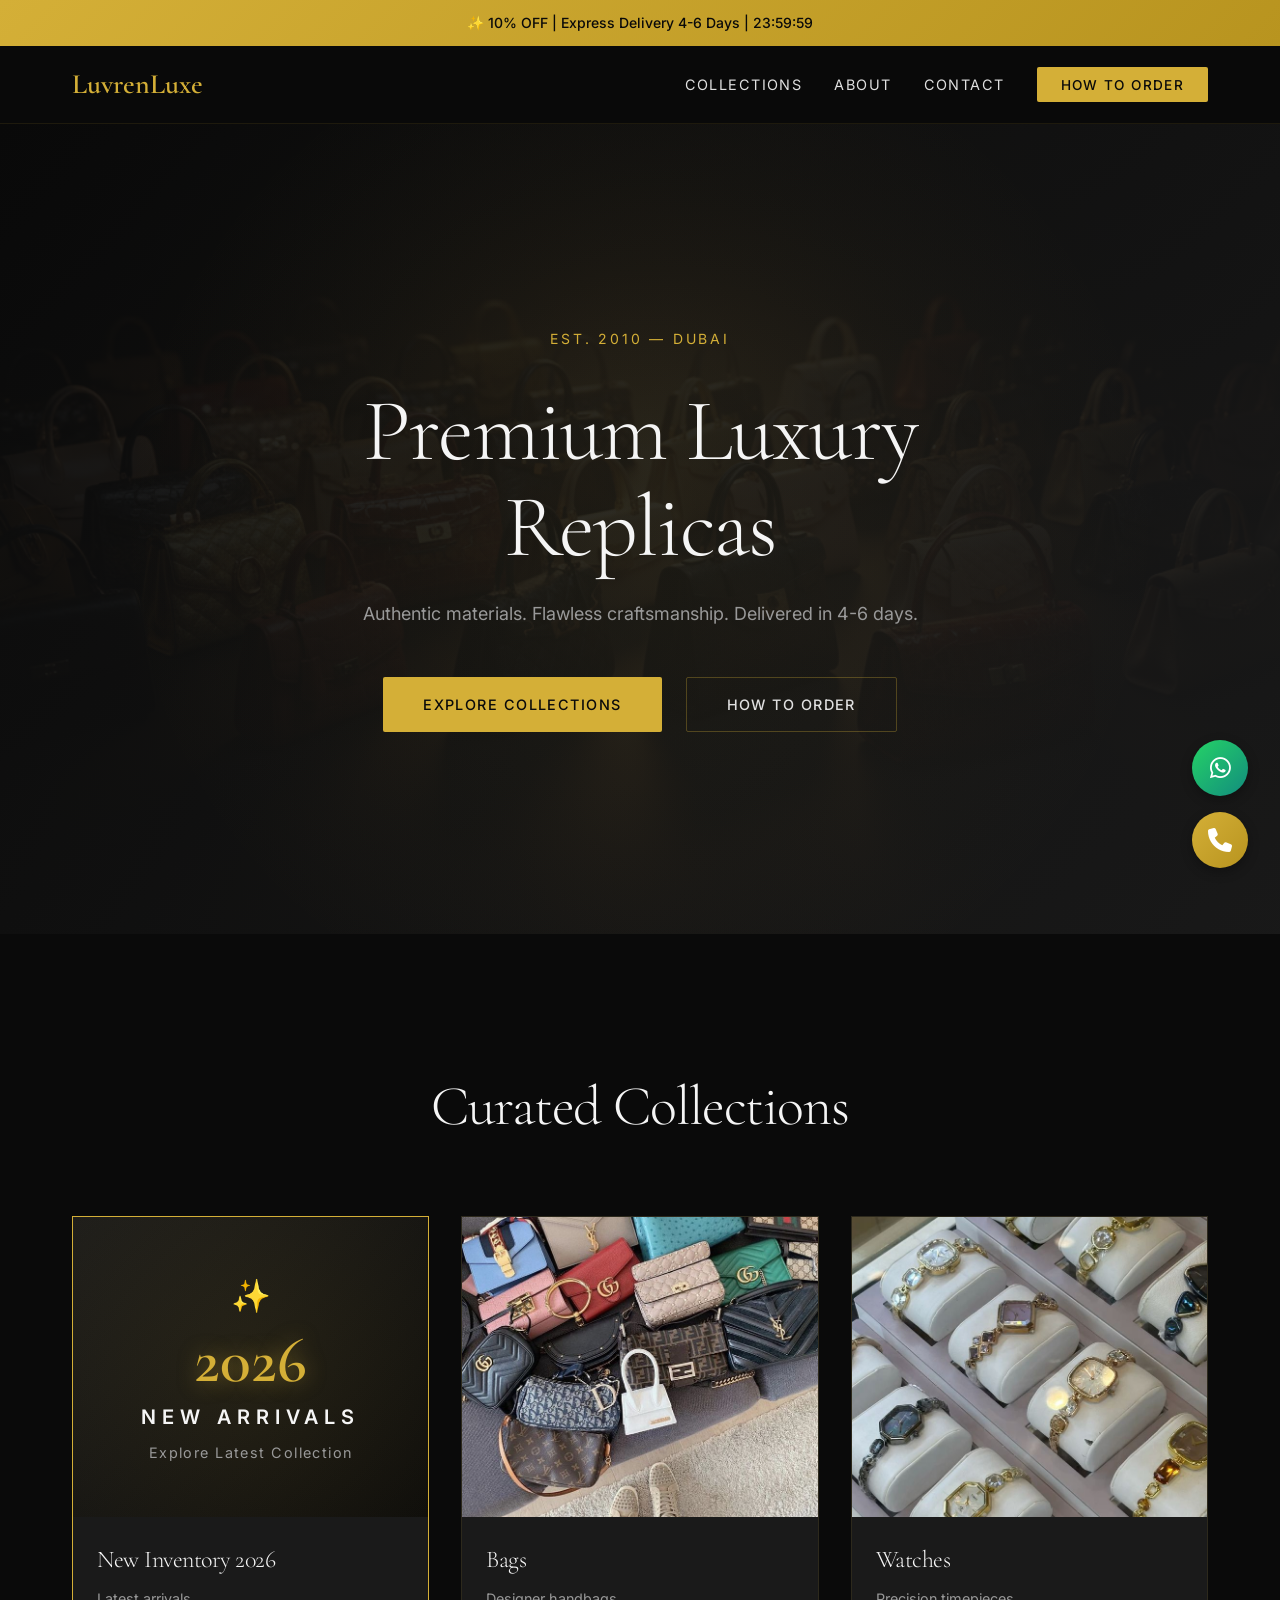
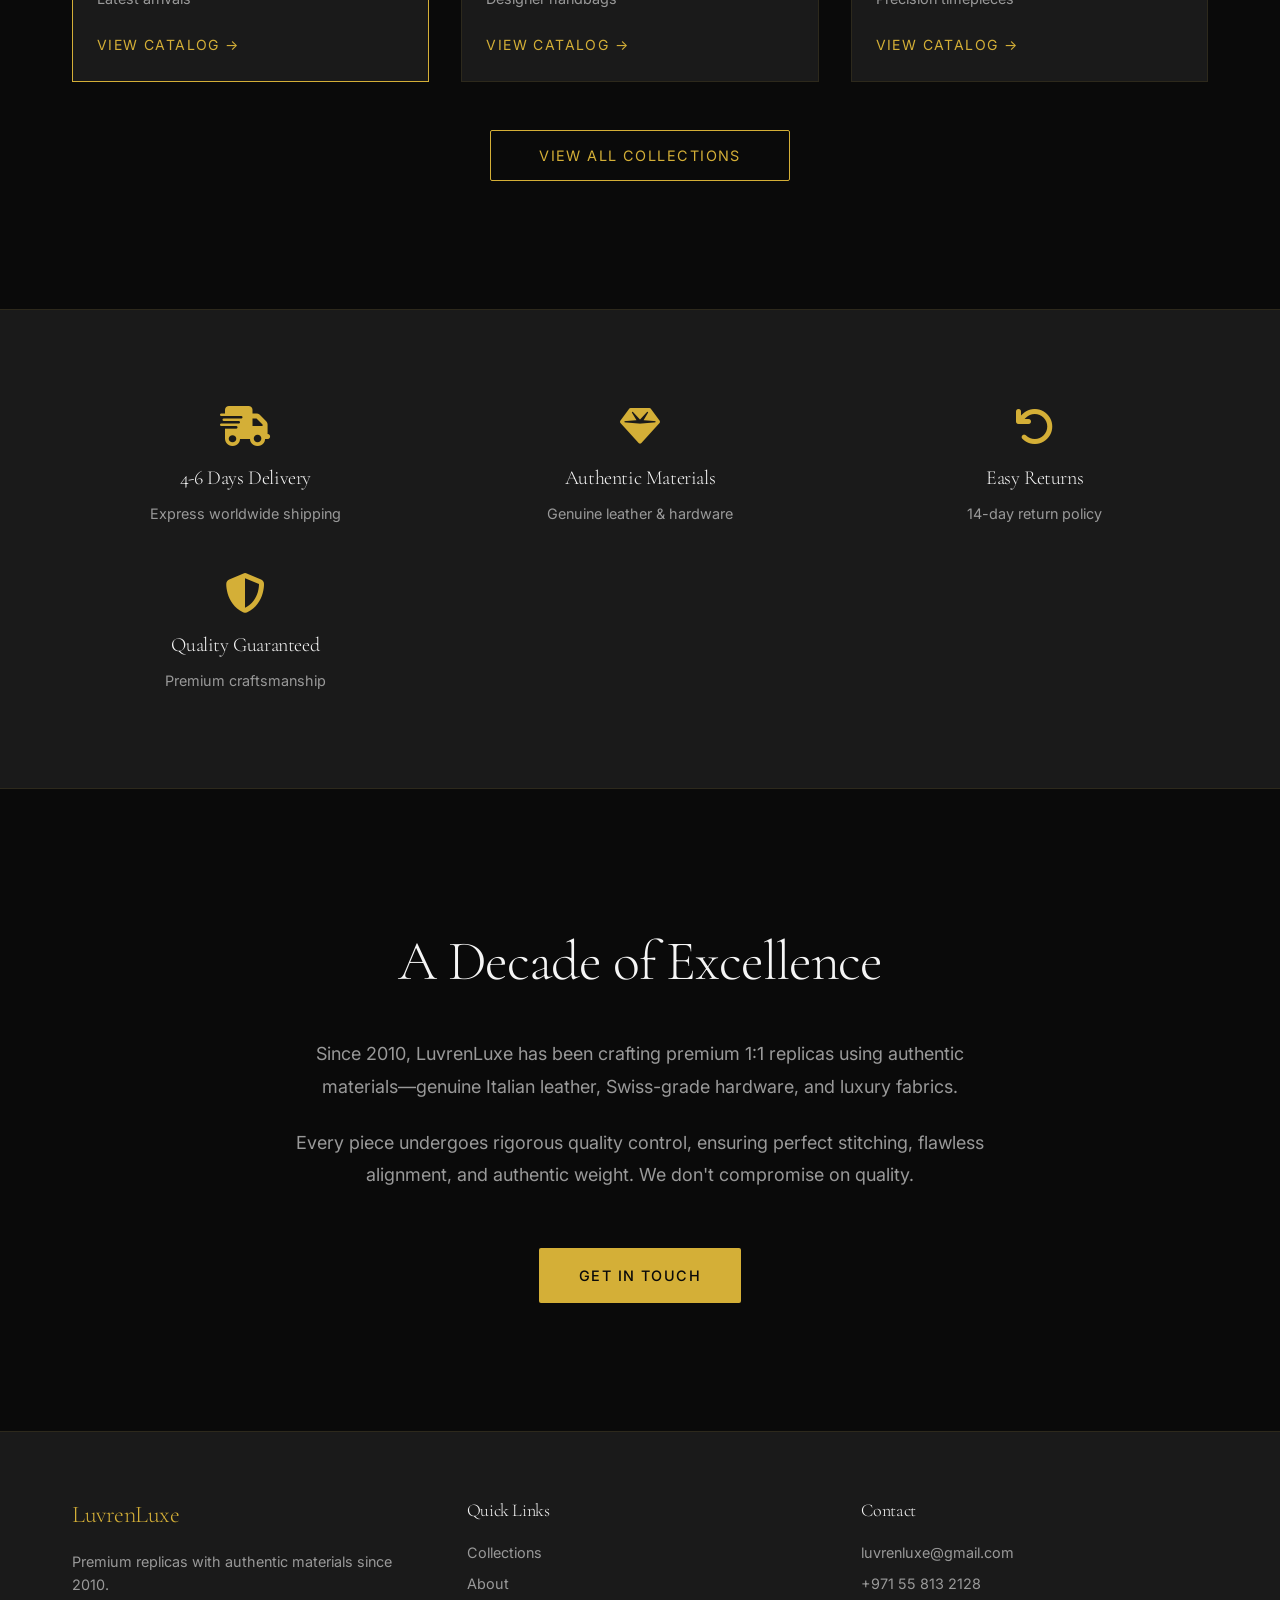
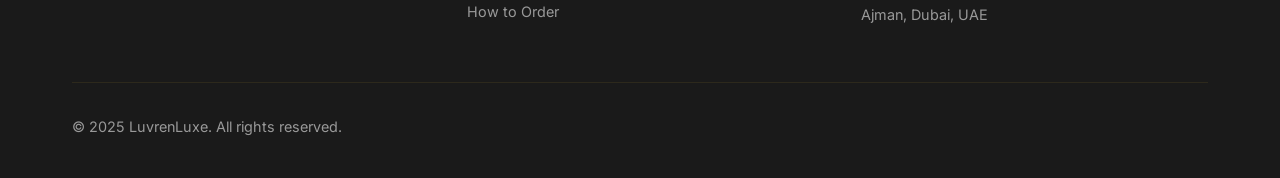
<file: index.html>
<!DOCTYPE html>
<html lang="en">
<head>
    <meta charset="UTF-8">
    <meta name="viewport" content="width=device-width, initial-scale=1.0">
    <title>LuvrenLuxe | Premium Luxury Replicas</title>
    <link rel="preconnect" href="https://fonts.googleapis.com">
    <link rel="preconnect" href="https://fonts.gstatic.com" crossorigin>
    <link href="https://fonts.googleapis.com/css2?family=Cormorant+Garamond:wght@300;400;600&family=Inter:wght@300;400;500&display=swap" rel="stylesheet">
    <link rel="stylesheet" href="https://cdnjs.cloudflare.com/ajax/libs/font-awesome/6.4.0/css/all.min.css">
    <link rel="stylesheet" href="styles.css">
</head>
<body>
    <!-- Promo Bar -->
    <div class="promo-bar">
        <span>✨ 10% OFF | Express Delivery 4-6 Days | <span id="timer">24:00:00</span></span>
    </div>

    <!-- Header -->
    <header class="header">
        <div class="container">
            <a href="#" class="logo">LuvrenLuxe</a>
            <nav class="nav" id="nav">
                <a href="#collections">Collections</a>
                <a href="#about">About</a>
                <a href="#contact">Contact</a>
                <button class="btn-order" id="orderBtn">How to Order</button>
            </nav>
            <button class="menu-toggle" id="menuToggle">
                <span></span>
                <span></span>
                <span></span>
            </button>
        </div>
    </header>

    <!-- Hero -->
    <section class="hero">
        <div class="hero-content">
            <span class="hero-tag">Est. 2010 — Dubai</span>
            <h1>Premium Luxury<br>Replicas</h1>
            <p>Authentic materials. Flawless craftsmanship. Delivered in 4-6 days.</p>
            <div class="hero-actions">
                <a href="#collections" class="btn-primary">Explore Collections</a>
                <button class="btn-secondary" id="orderBtnHero">How to Order</button>
            </div>
        </div>
    </section>

    <!-- Collections -->
    <section id="collections" class="collections">
        <div class="container">
            <h2>Curated Collections</h2>
            <div class="grid" id="collectionsGrid">
                <a href="https://drive.google.com/drive/folders/1AuOPufPMY9cMIFDOBtRlsKfg9UMCSXPA?usp=sharing" target="_blank" class="card card-featured">
                    <div class="card-img card-text-banner">
                        <div class="banner-content">
                            <div class="banner-sparkle">✨</div>
                            <div class="banner-year">2026</div>
                            <div class="banner-text">NEW ARRIVALS</div>
                            <div class="banner-subtext">Explore Latest Collection</div>
                        </div>
                    </div>
                    <h3>New Inventory 2026</h3>
                    <p>Latest arrivals</p>
                    <span class="card-link">View Catalog →</span>
                </a>
                <a href="https://drive.google.com/drive/folders/1NnWcdSc6J5e95rcOJ3v1-Ns2x_1XjILE?usp=sharing" target="_blank" class="card">
                    <div class="card-img">
                        <img data-src="bags.jpeg" alt="Bags" class="lazy">
                    </div>
                    <h3>Bags</h3>
                    <p>Designer handbags</p>
                    <span class="card-link">View Catalog →</span>
                </a>
                <a href="https://drive.google.com/drive/folders/1-kWeZ5DpUgdWx7yNB6KgLIinr4Fw7z8_?usp=sharing" target="_blank" class="card">
                    <div class="card-img">
                        <img data-src="watches.jpeg" alt="Watches" class="lazy">
                    </div>
                    <h3>Watches</h3>
                    <p>Precision timepieces</p>
                    <span class="card-link">View Catalog →</span>
                </a>
                <a href="https://drive.google.com/drive/folders/1oizMpR1k05PFlfWpS5Io7niStLqehXU4?usp=sharing" target="_blank" class="card hidden">
                    <div class="card-img">
                        <img data-src="belts.webp" alt="Belts" class="lazy">
                    </div>
                    <h3>Belts</h3>
                    <p>Luxury leather belts</p>
                    <span class="card-link">View Catalog →</span>
                </a>
                <a href="https://drive.google.com/drive/folders/1S_UdyNgoMrUpUKhF_nbdWUfsH-bIdrQ7?usp=sharing" target="_blank" class="card hidden">
                    <div class="card-img">
                        <img data-src="wallets.webp" alt="Wallets" class="lazy">
                    </div>
                    <h3>Wallets</h3>
                    <p>Fine leather goods</p>
                    <span class="card-link">View Catalog →</span>
                </a>
                <a href="https://drive.google.com/drive/folders/1zR_ojkhXILJJz9YpwDjwxZPIqg04126r?usp=sharing" target="_blank" class="card hidden">
                    <div class="card-img">
                        <img data-src="shoes.jpg" alt="Shoes" class="lazy">
                    </div>
                    <h3>Shoes</h3>
                    <p>Designer footwear</p>
                    <span class="card-link">View Catalog →</span>
                </a>
                <a href="https://drive.google.com/drive/folders/1YOtO-o7aXxQE8P96XA_gKjEQRBm3PABv?usp=sharing" target="_blank" class="card hidden">
                    <div class="card-img">
                        <img data-src="winter.jpeg" alt="Winter" class="lazy">
                    </div>
                    <h3>Winter Apparels</h3>
                    <p>Seasonal wear</p>
                    <span class="card-link">View Catalog →</span>
                </a>
                <a href="https://drive.google.com/drive/folders/1hyB-ZG_Ib0KkiilBCacWCA5kwctqpOA_?usp=sharing" target="_blank" class="card hidden">
                    <div class="card-img">
                        <img data-src="glasses (2).jpeg" alt="Sunglasses" class="lazy">
                    </div>
                    <h3>Sunglasses</h3>
                    <p>Designer eyewear</p>
                    <span class="card-link">View Catalog →</span>
                </a>
            </div>
            <button class="btn-more" id="viewMore">View All Collections</button>
        </div>
    </section>

    <!-- Features -->
    <section class="features">
        <div class="container">
            <div class="feature">
                <i class="fas fa-shipping-fast"></i>
                <h3>4-6 Days Delivery</h3>
                <p>Express worldwide shipping</p>
            </div>
            <div class="feature">
                <i class="fas fa-gem"></i>
                <h3>Authentic Materials</h3>
                <p>Genuine leather & hardware</p>
            </div>
            <div class="feature">
                <i class="fas fa-undo"></i>
                <h3>Easy Returns</h3>
                <p>14-day return policy</p>
            </div>
            <div class="feature">
                <i class="fas fa-shield-alt"></i>
                <h3>Quality Guaranteed</h3>
                <p>Premium craftsmanship</p>
            </div>
        </div>
    </section>

    <!-- About -->
    <section id="about" class="about">
        <div class="container">
            <div class="about-content">
                <h2>A Decade of Excellence</h2>
                <p>Since 2010, LuvrenLuxe has been crafting premium 1:1 replicas using authentic materials—genuine Italian leather, Swiss-grade hardware, and luxury fabrics.</p>
                <p>Every piece undergoes rigorous quality control, ensuring perfect stitching, flawless alignment, and authentic weight. We don't compromise on quality.</p>
                <a href="#contact" class="btn-primary">Get in Touch</a>
            </div>
        </div>
    </section>

    <!-- Footer -->
    <footer id="contact" class="footer">
        <div class="container">
            <div class="footer-grid">
                <div>
                    <h3>LuvrenLuxe</h3>
                    <p>Premium replicas with authentic materials since 2010.</p>
                </div>
                <div>
                    <h4>Quick Links</h4>
                    <a href="#collections">Collections</a>
                    <a href="#about">About</a>
                    <button id="orderBtnFooter">How to Order</button>
                </div>
                <div>
                    <h4>Contact</h4>
                    <a href="mailto:luvrenluxe@gmail.com">luvrenluxe@gmail.com</a>
                    <a href="tel:+971558132128">+971 55 813 2128</a>
                    <p>Ajman, Dubai, UAE</p>
                </div>
            </div>
            <div class="footer-bottom">
                <p>&copy; 2025 LuvrenLuxe. All rights reserved.</p>
            </div>
        </div>
    </footer>

    <!-- Contact Buttons -->
    <div class="contact-btns">
        <a href="https://wa.me/971558132128" target="_blank" class="contact-btn whatsapp">
            <i class="fab fa-whatsapp"></i>
        </a>
        <a href="tel:+971558132128" class="contact-btn phone">
            <i class="fas fa-phone"></i>
        </a>
    </div>

    <!-- Order Modal -->
    <div class="modal" id="orderModal">
        <div class="modal-content">
            <button class="modal-close" id="modalClose">&times;</button>
            <h2>How to Order</h2>
            <div class="steps">
                <div class="step">
                    <span>01</span>
                    <div>
                        <h4>Browse Catalogs</h4>
                        <p>Screenshot items you like</p>
                    </div>
                </div>
                <div class="step">
                    <span>02</span>
                    <div>
                        <h4>Contact Us</h4>
                        <p>Send via WhatsApp for pricing</p>
                    </div>
                </div>
                <div class="step">
                    <span>03</span>
                    <div>
                        <h4>Video Confirmation</h4>
                        <p>Approve your item before shipping</p>
                    </div>
                </div>
                <div class="step">
                    <span>04</span>
                    <div>
                        <h4>Fast Delivery</h4>
                        <p>Receive in 4-6 days</p>
                    </div>
                </div>
            </div>
            <div class="payment-methods">
                <span>PayPal</span>
                <span>Stripe</span>
                <span>Visa</span>
                <span>Mastercard</span>
            </div>
        </div>
    </div>

    <script src="script.js"></script>
</body>
</html>
</file>
<file: styles.css>
/* Reset & Base */
* {
    margin: 0;
    padding: 0;
    box-sizing: border-box;
}

:root {
    --gold: #d4af37;
    --dark: #0a0a0a;
    --gray: #1a1a1a;
    --light: #f5f5f5;
    --text: #e0e0e0;
    --text-muted: #999;
}

html {
    scroll-behavior: smooth;
}

body {
    font-family: 'Inter', sans-serif;
    background: var(--dark);
    color: var(--text);
    line-height: 1.6;
    overflow-x: hidden;
}

h1, h2, h3, h4 {
    font-family: 'Cormorant Garamond', serif;
    font-weight: 300;
    letter-spacing: -0.02em;
}

img {
    max-width: 100%;
    display: block;
}

a {
    text-decoration: none;
    color: inherit;
}

button {
    font-family: inherit;
    border: none;
    cursor: pointer;
}

.container {
    max-width: 1200px;
    margin: 0 auto;
    padding: 0 2rem;
}

/* Promo Bar */
.promo-bar {
    background: linear-gradient(135deg, var(--gold), #b8941f);
    color: var(--dark);
    text-align: center;
    padding: 0.75rem;
    font-size: 0.875rem;
    font-weight: 500;
}

/* Header */
.header {
    position: sticky;
    top: 0;
    background: rgba(10, 10, 10, 0.95);
    backdrop-filter: blur(10px);
    border-bottom: 1px solid rgba(212, 175, 55, 0.1);
    z-index: 100;
    transition: all 0.3s;
}

.header .container {
    display: flex;
    justify-content: space-between;
    align-items: center;
    padding: 1rem 2rem;
}

.logo {
    font-family: 'Cormorant Garamond', serif;
    font-size: 1.75rem;
    font-weight: 600;
    color: var(--gold);
}

.nav {
    display: flex;
    gap: 2rem;
    align-items: center;
}

.nav a {
    font-size: 0.9rem;
    text-transform: uppercase;
    letter-spacing: 0.1em;
    transition: color 0.3s;
}

.nav a:hover {
    color: var(--gold);
}

.btn-order {
    background: var(--gold);
    color: var(--dark);
    padding: 0.6rem 1.5rem;
    border-radius: 2px;
    font-size: 0.85rem;
    text-transform: uppercase;
    letter-spacing: 0.1em;
    font-weight: 500;
    transition: all 0.3s;
}

.btn-order:hover {
    transform: translateY(-2px);
    box-shadow: 0 4px 12px rgba(212, 175, 55, 0.3);
}

.menu-toggle {
    display: none;
    flex-direction: column;
    gap: 5px;
    background: none;
    padding: 0.5rem;
}

.menu-toggle span {
    width: 25px;
    height: 2px;
    background: var(--gold);
    transition: all 0.3s;
}

/* Hero */
.hero {
    min-height: 90vh;
    display: flex;
    align-items: center;
    justify-content: center;
    text-align: center;
    background: linear-gradient(135deg, rgba(10, 10, 10, 0.9), rgba(26, 26, 26, 0.95)), url('hero-background.png') center/cover;
    position: relative;
}

.hero::before {
    content: '';
    position: absolute;
    inset: 0;
    background: radial-gradient(circle at 50% 50%, rgba(212, 175, 55, 0.05), transparent 70%);
}

.hero-content {
    position: relative;
    z-index: 1;
    max-width: 800px;
    padding: 2rem;
}

.hero-tag {
    display: inline-block;
    color: var(--gold);
    font-size: 0.875rem;
    text-transform: uppercase;
    letter-spacing: 0.2em;
    margin-bottom: 2rem;
}

.hero h1 {
    font-size: clamp(3rem, 8vw, 5.5rem);
    line-height: 1.1;
    margin-bottom: 1.5rem;
    color: var(--light);
}

.hero p {
    font-size: 1.125rem;
    color: var(--text-muted);
    margin-bottom: 3rem;
    max-width: 600px;
    margin-left: auto;
    margin-right: auto;
}

.hero-actions {
    display: flex;
    gap: 1.5rem;
    justify-content: center;
    flex-wrap: wrap;
}

.btn-primary {
    background: var(--gold);
    color: var(--dark);
    padding: 1rem 2.5rem;
    border-radius: 2px;
    font-size: 0.9rem;
    text-transform: uppercase;
    letter-spacing: 0.1em;
    font-weight: 500;
    transition: all 0.3s;
    display: inline-block;
}

.btn-primary:hover {
    transform: translateY(-2px);
    box-shadow: 0 8px 20px rgba(212, 175, 55, 0.3);
}

.btn-secondary {
    background: transparent;
    color: var(--text);
    padding: 1rem 2.5rem;
    border: 1px solid rgba(212, 175, 55, 0.3);
    border-radius: 2px;
    font-size: 0.9rem;
    text-transform: uppercase;
    letter-spacing: 0.1em;
    font-weight: 500;
    transition: all 0.3s;
}

.btn-secondary:hover {
    border-color: var(--gold);
    color: var(--gold);
}

/* Collections */
.collections {
    padding: 8rem 0;
}

.collections h2 {
    font-size: clamp(2.5rem, 5vw, 3.5rem);
    text-align: center;
    margin-bottom: 4rem;
    color: var(--light);
}

.grid {
    display: grid;
    grid-template-columns: repeat(auto-fill, minmax(300px, 1fr));
    gap: 2rem;
    margin-bottom: 3rem;
}

.card {
    background: var(--gray);
    border: 1px solid rgba(212, 175, 55, 0.1);
    transition: all 0.4s;
    overflow: hidden;
    display: block;
    text-decoration: none;
    color: inherit;
}

.card:hover {
    transform: translateY(-8px);
    border-color: var(--gold);
    box-shadow: 0 12px 30px rgba(0, 0, 0, 0.5);
}

.card-img {
    height: 300px;
    overflow: hidden;
    background: #0f0f0f;
}

.card-text-banner {
    background: linear-gradient(135deg, #1a1a1a 0%, #0a0a0a 100%);
    display: flex;
    align-items: center;
    justify-content: center;
    position: relative;
    overflow: hidden;
}

.card-text-banner::before {
    content: '';
    position: absolute;
    top: -50%;
    left: -50%;
    width: 200%;
    height: 200%;
    background: radial-gradient(circle, rgba(212, 175, 55, 0.1) 0%, transparent 70%);
    animation: rotate 20s linear infinite;
}

@keyframes rotate {
    0% { transform: rotate(0deg); }
    100% { transform: rotate(360deg); }
}

.banner-content {
    text-align: center;
    position: relative;
    z-index: 1;
}

.banner-sparkle {
    font-size: 2rem;
    margin-bottom: 0.5rem;
    animation: pulse 2s ease-in-out infinite;
}

@keyframes pulse {
    0%, 100% { opacity: 1; transform: scale(1); }
    50% { opacity: 0.7; transform: scale(1.2); }
}

.banner-year {
    font-family: 'Cormorant Garamond', serif;
    font-size: 4rem;
    font-weight: 600;
    color: var(--gold);
    line-height: 1;
    margin-bottom: 0.5rem;
    text-shadow: 0 0 20px rgba(212, 175, 55, 0.5);
}

.banner-text {
    font-size: 1.25rem;
    font-weight: 600;
    letter-spacing: 0.3em;
    color: var(--light);
    margin-bottom: 0.5rem;
}

.banner-subtext {
    font-size: 0.9rem;
    color: var(--text-muted);
    letter-spacing: 0.1em;
}

.card-featured {
    border-color: var(--gold);
}

@media (max-width: 768px) {
    .card-img {
        height: 200px;
    }
    
    .banner-sparkle {
        font-size: 1.5rem;
        margin-bottom: 0.3rem;
    }
    
    .banner-year {
        font-size: 2.5rem;
        margin-bottom: 0.3rem;
    }
    
    .banner-text {
        font-size: 1rem;
        letter-spacing: 0.2em;
        margin-bottom: 0.3rem;
    }
    
    .banner-subtext {
        font-size: 0.75rem;
    }
}

.card-img img {
    width: 100%;
    height: 100%;
    object-fit: cover;
    transition: transform 0.6s;
}

.card:hover .card-img img {
    transform: scale(1.05);
}

.card h3 {
    font-size: 1.5rem;
    padding: 1.5rem 1.5rem 0.5rem;
    color: var(--light);
}

.card p {
    padding: 0 1.5rem;
    color: var(--text-muted);
    font-size: 0.9rem;
}

.card-link {
    display: inline-block;
    padding: 1.5rem;
    color: var(--gold);
    font-size: 0.875rem;
    text-transform: uppercase;
    letter-spacing: 0.1em;
    transition: all 0.3s;
}

.card:hover .card-link {
    padding-left: 2rem;
}

.card.hidden {
    display: none;
}

.btn-more {
    display: block;
    margin: 0 auto;
    background: transparent;
    color: var(--gold);
    padding: 1rem 3rem;
    border: 1px solid var(--gold);
    border-radius: 2px;
    font-size: 0.9rem;
    text-transform: uppercase;
    letter-spacing: 0.1em;
    transition: all 0.3s;
}

.btn-more:hover {
    background: var(--gold);
    color: var(--dark);
}

/* Features */
.features {
    padding: 6rem 0;
    background: var(--gray);
    border-top: 1px solid rgba(212, 175, 55, 0.1);
    border-bottom: 1px solid rgba(212, 175, 55, 0.1);
}

.features .container {
    display: grid;
    grid-template-columns: repeat(auto-fit, minmax(250px, 1fr));
    gap: 3rem;
}

.feature {
    text-align: center;
}

.feature i {
    font-size: 2.5rem;
    color: var(--gold);
    margin-bottom: 1rem;
}

.feature h3 {
    font-size: 1.25rem;
    margin-bottom: 0.5rem;
    color: var(--light);
}

.feature p {
    color: var(--text-muted);
    font-size: 0.9rem;
}

/* About */
.about {
    padding: 8rem 0;
}

.about-content {
    max-width: 700px;
    margin: 0 auto;
    text-align: center;
}

.about h2 {
    font-size: clamp(2.5rem, 5vw, 3.5rem);
    margin-bottom: 2rem;
    color: var(--light);
}

.about p {
    font-size: 1.125rem;
    color: var(--text-muted);
    margin-bottom: 1.5rem;
    line-height: 1.8;
}

.about .btn-primary {
    margin-top: 2rem;
}

/* Footer */
.footer {
    background: var(--gray);
    padding: 4rem 0 2rem;
    border-top: 1px solid rgba(212, 175, 55, 0.1);
}

.footer-grid {
    display: grid;
    grid-template-columns: repeat(auto-fit, minmax(250px, 1fr));
    gap: 3rem;
    margin-bottom: 3rem;
}

.footer h3 {
    font-size: 1.5rem;
    color: var(--gold);
    margin-bottom: 1rem;
}

.footer h4 {
    font-size: 1.125rem;
    color: var(--light);
    margin-bottom: 1rem;
}

.footer p, .footer a, .footer button {
    display: block;
    color: var(--text-muted);
    font-size: 0.9rem;
    margin-bottom: 0.5rem;
    transition: color 0.3s;
    background: none;
    border: none;
    text-align: left;
    padding: 0;
}

.footer a:hover, .footer button:hover {
    color: var(--gold);
}

.footer-bottom {
    text-align: center;
    padding-top: 2rem;
    border-top: 1px solid rgba(212, 175, 55, 0.1);
    color: var(--text-muted);
    font-size: 0.875rem;
}

/* Contact Buttons */
.contact-btns {
    position: fixed;
    bottom: 2rem;
    right: 2rem;
    display: flex;
    flex-direction: column;
    gap: 1rem;
    z-index: 90;
}

.contact-btn {
    width: 56px;
    height: 56px;
    border-radius: 50%;
    display: flex;
    align-items: center;
    justify-content: center;
    font-size: 1.5rem;
    color: white;
    transition: all 0.3s;
    box-shadow: 0 4px 12px rgba(0, 0, 0, 0.3);
}

.contact-btn:hover {
    transform: scale(1.1);
}

.whatsapp {
    background: linear-gradient(135deg, #25D366, #128C7E);
}

.phone {
    background: linear-gradient(135deg, var(--gold), #b8941f);
}

/* Modal */
.modal {
    display: none;
    position: fixed;
    inset: 0;
    background: rgba(0, 0, 0, 0.9);
    z-index: 200;
    align-items: center;
    justify-content: center;
    padding: 2rem;
}

.modal.active {
    display: flex;
}

.modal-content {
    background: var(--gray);
    border: 1px solid rgba(212, 175, 55, 0.2);
    max-width: 600px;
    width: 100%;
    padding: 3rem;
    position: relative;
    max-height: 90vh;
    overflow-y: auto;
}

.modal-close {
    position: absolute;
    top: 1rem;
    right: 1rem;
    background: none;
    color: var(--text-muted);
    font-size: 2rem;
    transition: color 0.3s;
}

.modal-close:hover {
    color: var(--gold);
}

.modal h2 {
    font-size: 2.5rem;
    margin-bottom: 2rem;
    color: var(--gold);
}

.steps {
    margin-bottom: 2rem;
}

.step {
    display: flex;
    gap: 1.5rem;
    margin-bottom: 2rem;
    align-items: flex-start;
}

.step span {
    font-family: 'Cormorant Garamond', serif;
    font-size: 2rem;
    color: var(--gold);
    font-weight: 600;
}

.step h4 {
    font-size: 1.125rem;
    margin-bottom: 0.25rem;
    color: var(--light);
}

.step p {
    color: var(--text-muted);
    font-size: 0.9rem;
}

.payment-methods {
    display: flex;
    flex-wrap: wrap;
    gap: 0.75rem;
    margin-top: 2rem;
    padding-top: 2rem;
    border-top: 1px solid rgba(212, 175, 55, 0.1);
}

.payment-methods span {
    padding: 0.5rem 1rem;
    background: var(--dark);
    border: 1px solid rgba(212, 175, 55, 0.2);
    font-size: 0.8rem;
    color: var(--text-muted);
}

/* Lazy Loading */
img.lazy {
    opacity: 0;
    transition: opacity 0.3s;
}

img.lazy.loaded {
    opacity: 1;
}

/* Responsive */
@media (max-width: 768px) {
    .hero {
        min-height: 70vh;
    }

    .collections {
        padding: 4rem 0;
    }

    .collections h2 {
        margin-bottom: 2rem;
    }

    .nav {
        position: fixed;
        top: 0;
        left: -100%;
        width: 100%;
        height: 100vh;
        background: var(--dark);
        flex-direction: column;
        justify-content: center;
        transition: left 0.3s;
    }

    .nav.active {
        left: 0;
    }

    .menu-toggle {
        display: flex;
        z-index: 101;
    }

    .menu-toggle.active span:nth-child(1) {
        transform: rotate(45deg) translate(7px, 7px);
    }

    .menu-toggle.active span:nth-child(2) {
        opacity: 0;
    }

    .menu-toggle.active span:nth-child(3) {
        transform: rotate(-45deg) translate(7px, -7px);
    }

    .hero-actions {
        flex-direction: column;
        width: 100%;
    }

    .btn-primary, .btn-secondary {
        width: 100%;
    }

    .grid {
        grid-template-columns: 1fr;
    }

    .contact-btns {
        bottom: 1rem;
        right: 1rem;
    }

    .contact-btn {
        width: 48px;
        height: 48px;
        font-size: 1.25rem;
    }

    .modal-content {
        padding: 2rem;
    }
}
</file>
